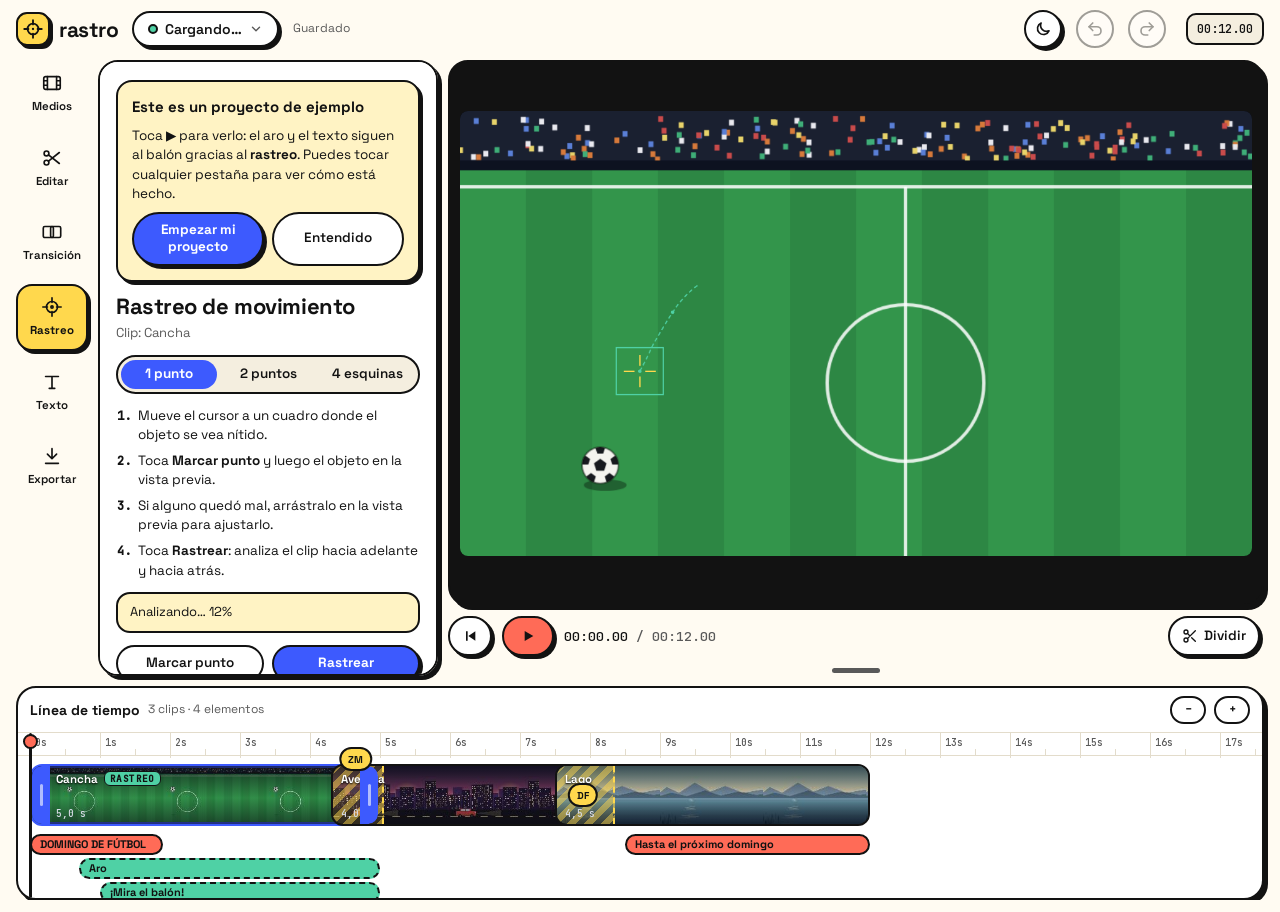
<file: index.html>
<!doctype html>
<html lang="es">
<head>
<meta charset="utf-8">
<meta name="viewport" content="width=device-width,initial-scale=1,viewport-fit=cover,interactive-widget=resizes-content">
<meta name="theme-color" content="#fffbf2">
<script>
  // Apariencia guardada (js/theme.js), aplicada antes de pintar para que no parpadee
  try {
    var t = localStorage.getItem('rastro.theme');
    if (t === 'light' || t === 'dark') document.documentElement.dataset.theme = t;
  } catch (e) {}
</script>
<link rel="manifest" href="manifest.webmanifest">
<link rel="icon" href="icons/icon-192.png" type="image/png">
<link rel="apple-touch-icon" href="icons/apple-touch-icon.png">
<title>Rastro Editor</title>
<meta name="description" content="Editor de video web con línea de tiempo, transiciones y rastreo de movimiento.">
<link rel="stylesheet" href="css/fonts.css">
<link rel="stylesheet" href="css/styles.css">
</head>
<body>
<div class="app">
  <h1 class="sr-only">Rastro Editor: editor de video con rastreo de movimiento</h1>
  <header class="head">
    <div class="logo"><span class="mark"><svg width="20" height="20" viewBox="0 0 24 24" fill="none" stroke="currentColor" stroke-width="2.2" stroke-linecap="round"><circle cx="12" cy="12" r="6.5"/><path d="M12 1.5v5M12 17.5v5M1.5 12h5M17.5 12h5"/><circle cx="12" cy="12" r="1.4" fill="currentColor" stroke="none"/></svg></span><span class="word">Rastro</span></div>
    <button class="proj" id="projBtn" data-tab="projects" aria-label="Proyectos">
      <span class="save" id="saveState" data-s="saved" title="Guardado" aria-hidden="true"></span>
      <span class="pname" id="projName">Cargando…</span>
      <svg width="14" height="14" viewBox="0 0 24 24" fill="none" stroke="currentColor" stroke-width="2.4" stroke-linecap="round" stroke-linejoin="round" aria-hidden="true"><path d="m6 9 6 6 6-6"/></svg>
    </button>
    <span class="savetext" id="saveText" aria-live="polite">Guardado</span>
    <div class="sp"></div>
    <button class="hbtn" id="bTheme" data-act="theme" aria-label="Modo oscuro" aria-pressed="false" title="Pasar a modo oscuro"><svg width="18" height="18" viewBox="0 0 24 24" fill="none" stroke="currentColor" stroke-width="2.2" stroke-linecap="round" stroke-linejoin="round" aria-hidden="true"><path d="M20 14.5A8 8 0 0 1 9.5 4a8 8 0 1 0 10.5 10.5z"/></svg></button>
    <button class="hbtn" id="bUndo" data-act="undo" title="Deshacer (Ctrl+Z)" aria-label="Deshacer" disabled><svg width="18" height="18" viewBox="0 0 24 24" fill="none" stroke="currentColor" stroke-width="2.2" stroke-linecap="round" stroke-linejoin="round"><path d="M9 14 4 9l5-5"/><path d="M4 9h10.5a5.5 5.5 0 0 1 0 11H11"/></svg></button>
    <button class="hbtn" id="bRedo" data-act="redo" title="Rehacer (Ctrl+Shift+Z)" aria-label="Rehacer" disabled><svg width="18" height="18" viewBox="0 0 24 24" fill="none" stroke="currentColor" stroke-width="2.2" stroke-linecap="round" stroke-linejoin="round"><path d="m15 14 5-5-5-5"/><path d="M20 9H9.5a5.5 5.5 0 0 0 0 11H13"/></svg></button>
    <div class="chip-time" id="hdrDur">00:00.00</div>
  </header>

  <nav class="tabs" role="tablist" id="tabs"></nav>
  <section class="panel" id="panel" aria-label="Herramientas"></section>

  <section class="stage">
    <div class="viewer" id="viewer">
      <canvas id="stage" width="1280" height="720" aria-label="Vista previa del proyecto"></canvas>
      <div class="pickhint" id="pickHint" hidden>Toca el objeto que quieres rastrear</div>
    </div>
    <div class="transport">
      <button id="bStart" title="Ir al inicio" aria-label="Ir al inicio"><svg width="16" height="16" viewBox="0 0 24 24" fill="currentColor"><path d="M6 5h2.5v14H6zM20 5v14L9.5 12z"/></svg></button>
      <button id="bPlay" class="play" title="Reproducir (espacio)" aria-label="Reproducir"></button>
      <div class="tc"><b id="tcNow">00:00.00</b> / <span id="tcTot">00:00.00</span></div>
      <div class="sp"></div>
      <button id="bSplit" title="Dividir el clip seleccionado en el cursor (S)" aria-label="Dividir"><svg width="16" height="16" viewBox="0 0 24 24" fill="none" stroke="currentColor" stroke-width="2" stroke-linecap="round" stroke-linejoin="round" aria-hidden="true"><circle cx="6" cy="6" r="3"/><circle cx="6" cy="18" r="3"/><path d="M20 4 8.1 15.9M14.5 14.5 20 20M8.1 8.1 12 12"/></svg><span class="btxt">Dividir</span></button>
    </div>
    <div class="pv-grip" id="pvGrip" role="separator" aria-orientation="horizontal" tabindex="0" aria-valuemin="0" aria-valuemax="100" aria-label="Tamaño de la vista previa" title="Arrastra para cambiar el tamaño de la vista previa (doble toque: tamaño normal)"><span></span></div>
  </section>

  <section class="tl">
    <div class="tl-head"><b>Línea de tiempo</b><span id="tlInfo"></span><div class="sp"></div><button id="zOut" aria-label="Alejar">−</button><button id="zIn" aria-label="Acercar">+</button></div>
    <div class="tl-scroll" id="tlScroll">
      <div class="tl-inner" id="tlInner">
        <div class="ruler" id="ruler"></div>
        <div class="row clips" id="rowClips"></div>
        <div class="row mus" id="rowMus"></div>
        <div class="row ovs" id="rowOvs"></div>
        <div class="playhead" id="ph"></div>
      </div>
    </div>
  </section>
</div>
<!-- Selectores de archivo fijos: el panel se redibuja y no debe perder el archivo elegido mientras el diálogo está abierto -->
<div id="pickers" hidden>
  <input type="file" id="fileIn" accept="video/*" multiple>
  <input type="file" id="relinkIn" accept="video/*">
  <input type="file" id="rastroIn" accept=".rastro,application/zip">
  <input type="file" id="musicIn">
</div>
<div id="vids"></div>
<div class="toast" id="toast" hidden></div>
<div class="sr-only" id="srLive" role="status" aria-live="polite"></div>
<script type="module" src="js/main.js"></script>
</body>
</html>
</file>
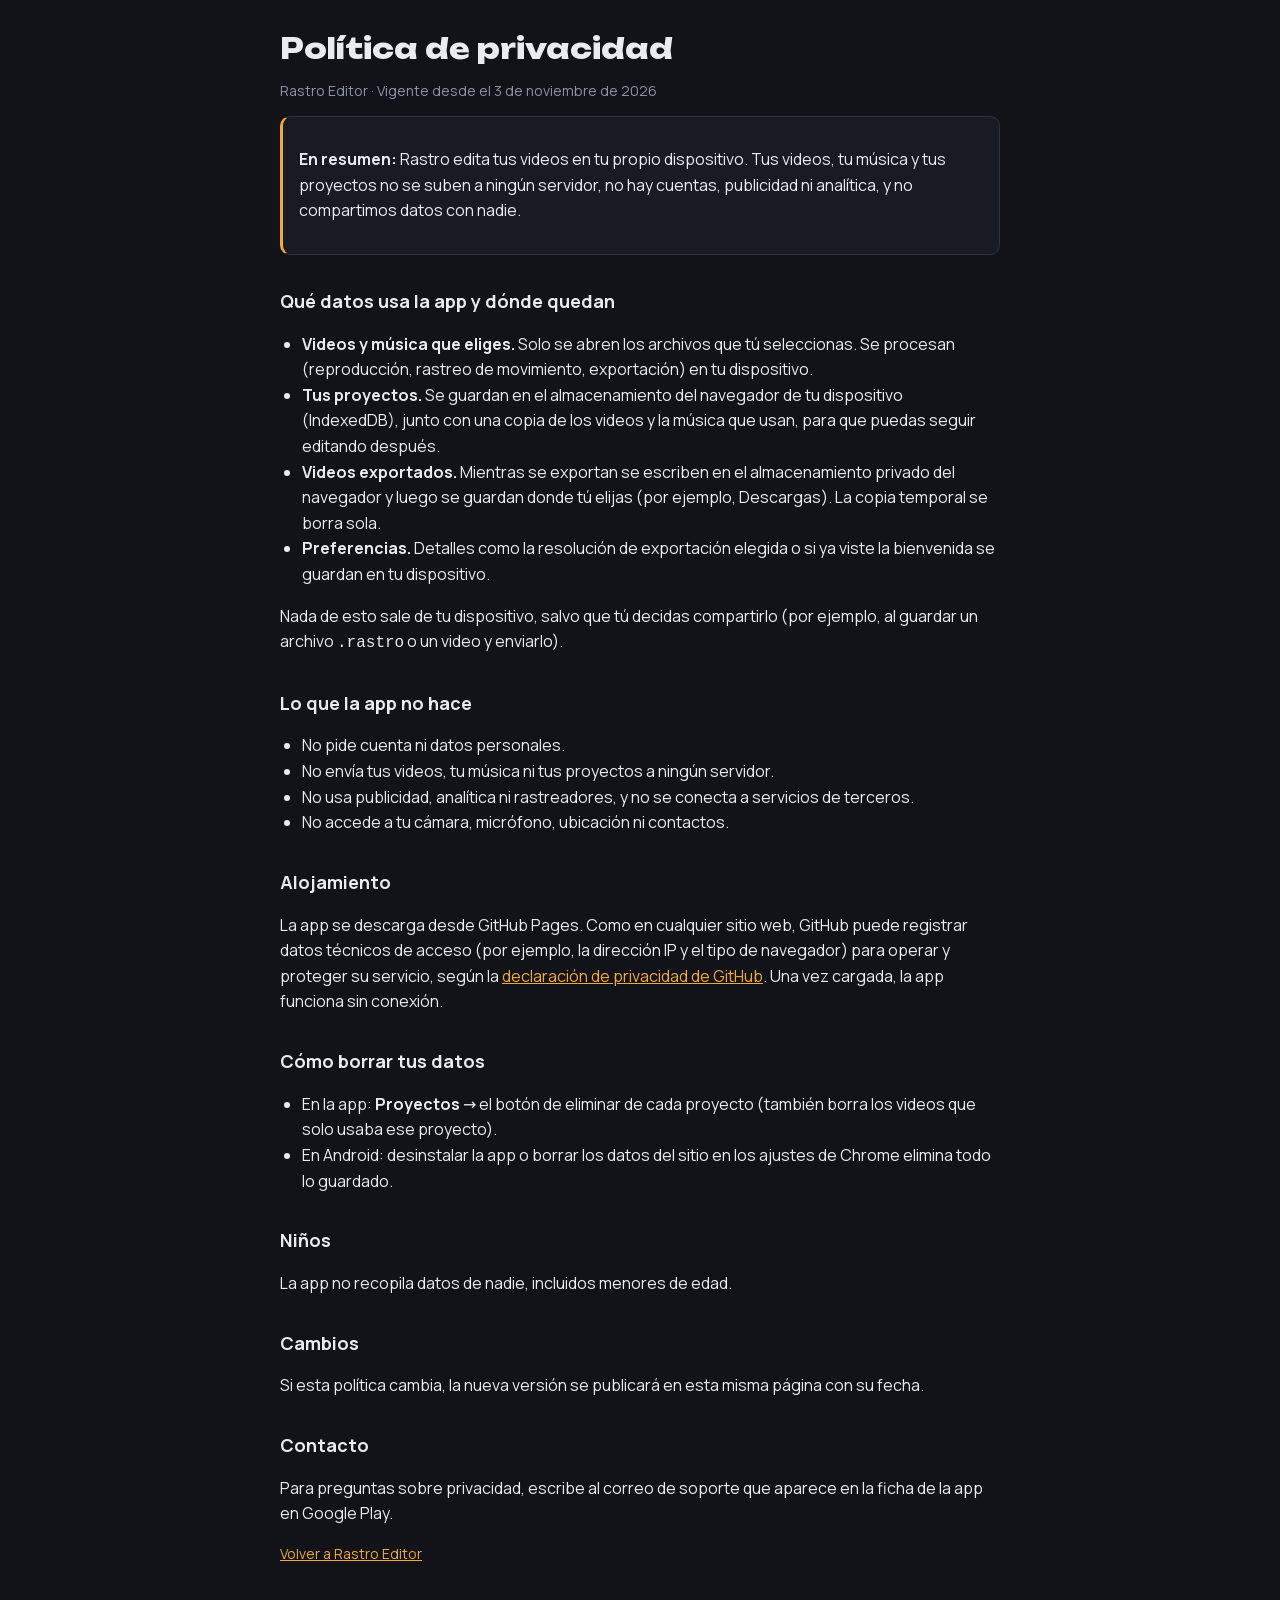
<file: privacy.html>
<!doctype html>
<html lang="es">
<head>
<meta charset="utf-8">
<meta name="viewport" content="width=device-width,initial-scale=1">
<meta name="theme-color" content="#111318">
<title>Privacidad · Rastro Editor</title>
<meta name="description" content="Política de privacidad de Rastro Editor: tus videos se procesan en tu dispositivo y no se envían a ningún servidor.">
<link rel="icon" href="icons/icon-192.png" type="image/png">
<link rel="stylesheet" href="css/fonts.css">
<style>
  :root {
    --bg: #111318;
    --panel: #181b22;
    --line: #2c313d;
    --fg: #e9ebf1;
    --muted: #8c93a3;
    --accent: #f1a93b;
  }
  html { background: var(--bg); }
  body {
    margin: 0 auto;
    max-width: 720px;
    padding: 32px 16px 64px;
    background: var(--bg);
    color: var(--fg);
    font: 16px/1.6 Manrope, system-ui, -apple-system, 'Segoe UI', sans-serif;
  }
  h1 { font: 800 28px/1.2 Unbounded, Manrope, system-ui, sans-serif; margin: 0 0 6px; }
  h2 { font-size: 18px; margin: 32px 0 8px; }
  p, li { color: var(--fg); }
  .muted { color: var(--muted); font-size: 14px; }
  .box { background: var(--panel); border: 1px solid var(--line); border-left: 3px solid var(--accent); border-radius: 10px; padding: 14px 16px; }
  a { color: var(--accent); }
  ul { padding-left: 22px; }
</style>
</head>
<body>
<main>
  <h1>Política de privacidad</h1>
  <p class="muted">Rastro Editor · Vigente desde el 3 de noviembre de 2026</p>

  <div class="box">
    <p><b>En resumen:</b> Rastro edita tus videos en tu propio dispositivo. Tus videos, tu música y tus proyectos
    no se suben a ningún servidor, no hay cuentas, publicidad ni analítica, y no compartimos datos con nadie.</p>
  </div>

  <h2>Qué datos usa la app y dónde quedan</h2>
  <ul>
    <li><b>Videos y música que eliges.</b> Solo se abren los archivos que tú seleccionas. Se procesan (reproducción,
      rastreo de movimiento, exportación) en tu dispositivo.</li>
    <li><b>Tus proyectos.</b> Se guardan en el almacenamiento del navegador de tu dispositivo (IndexedDB), junto con
      una copia de los videos y la música que usan, para que puedas seguir editando después.</li>
    <li><b>Videos exportados.</b> Mientras se exportan se escriben en el almacenamiento privado del navegador y luego
      se guardan donde tú elijas (por ejemplo, Descargas). La copia temporal se borra sola.</li>
    <li><b>Preferencias.</b> Detalles como la resolución de exportación elegida o si ya viste la bienvenida se guardan
      en tu dispositivo.</li>
  </ul>
  <p>Nada de esto sale de tu dispositivo, salvo que tú decidas compartirlo (por ejemplo, al guardar un archivo
  <code>.rastro</code> o un video y enviarlo).</p>

  <h2>Lo que la app no hace</h2>
  <ul>
    <li>No pide cuenta ni datos personales.</li>
    <li>No envía tus videos, tu música ni tus proyectos a ningún servidor.</li>
    <li>No usa publicidad, analítica ni rastreadores, y no se conecta a servicios de terceros.</li>
    <li>No accede a tu cámara, micrófono, ubicación ni contactos.</li>
  </ul>

  <h2>Alojamiento</h2>
  <p>La app se descarga desde GitHub Pages. Como en cualquier sitio web, GitHub puede registrar datos técnicos de
  acceso (por ejemplo, la dirección IP y el tipo de navegador) para operar y proteger su servicio, según la
  <a href="https://docs.github.com/es/site-policy/privacy-policies/github-general-privacy-statement">declaración de privacidad de GitHub</a>.
  Una vez cargada, la app funciona sin conexión.</p>

  <h2>Cómo borrar tus datos</h2>
  <ul>
    <li>En la app: <b>Proyectos</b> → el botón de eliminar de cada proyecto (también borra los videos que solo usaba ese proyecto).</li>
    <li>En Android: desinstalar la app o borrar los datos del sitio en los ajustes de Chrome elimina todo lo guardado.</li>
  </ul>

  <h2>Niños</h2>
  <p>La app no recopila datos de nadie, incluidos menores de edad.</p>

  <h2>Cambios</h2>
  <p>Si esta política cambia, la nueva versión se publicará en esta misma página con su fecha.</p>

  <h2>Contacto</h2>
  <p>Para preguntas sobre privacidad, escribe al correo de soporte que aparece en la ficha de la app en Google Play.</p>

  <p class="muted"><a href="./">Volver a Rastro Editor</a></p>
</main>
</body>
</html>
</file>
<file: css/fonts.css>
/* Fuentes de la app, incluidas en el proyecto (licencia SIL Open Font License).
   Antes se cargaban de Google Fonts: así la app no conecta con ningún servicio externo y funciona sin conexión.
   Solo alfabetos latino y latino extendido (español, portugués, etc.).
   Space Grotesk es la de la interfaz; Manrope, Unbounded y Caveat son los estilos de los textos del video. */
@font-face {
  font-family: 'Caveat';
  font-style: normal;
  font-weight: 700;
  font-display: swap;
  src: url(../fonts/Caveat-latin-ext-bc84ef.woff2) format('woff2');
  unicode-range:
    U+0100-02BA, U+02BD-02C5, U+02C7-02CC, U+02CE-02D7, U+02DD-02FF, U+0304, U+0308, U+0329, U+1D00-1DBF, U+1E00-1E9F,
    U+1EF2-1EFF, U+2020, U+20A0-20AB, U+20AD-20C4, U+2113, U+2C60-2C7F, U+A720-A7FF;
}
@font-face {
  font-family: 'Caveat';
  font-style: normal;
  font-weight: 700;
  font-display: swap;
  src: url(../fonts/Caveat-latin-a57fce.woff2) format('woff2');
  unicode-range:
    U+0000-00FF, U+0131, U+0152-0153, U+02BB-02BC, U+02C6, U+02DA, U+02DC, U+0304, U+0308, U+0329, U+2000-206F, U+20AC,
    U+2122, U+2191, U+2193, U+2212, U+2215, U+FEFF, U+FFFD;
}
@font-face {
  font-family: 'JetBrains Mono';
  font-style: normal;
  font-weight: 500;
  font-display: swap;
  src: url(../fonts/JetBrainsMono-latin-ext-3b700b.woff2) format('woff2');
  unicode-range:
    U+0100-02BA, U+02BD-02C5, U+02C7-02CC, U+02CE-02D7, U+02DD-02FF, U+0304, U+0308, U+0329, U+1D00-1DBF, U+1E00-1E9F,
    U+1EF2-1EFF, U+2020, U+20A0-20AB, U+20AD-20C4, U+2113, U+2C60-2C7F, U+A720-A7FF;
}
@font-face {
  font-family: 'JetBrains Mono';
  font-style: normal;
  font-weight: 500;
  font-display: swap;
  src: url(../fonts/JetBrainsMono-latin-37e607.woff2) format('woff2');
  unicode-range:
    U+0000-00FF, U+0131, U+0152-0153, U+02BB-02BC, U+02C6, U+02DA, U+02DC, U+0304, U+0308, U+0329, U+2000-206F, U+20AC,
    U+2122, U+2191, U+2193, U+2212, U+2215, U+FEFF, U+FFFD;
}
@font-face {
  font-family: 'Manrope';
  font-style: normal;
  font-weight: 400;
  font-display: swap;
  src: url(../fonts/Manrope-latin-ext-686e70.woff2) format('woff2');
  unicode-range:
    U+0100-02BA, U+02BD-02C5, U+02C7-02CC, U+02CE-02D7, U+02DD-02FF, U+0304, U+0308, U+0329, U+1D00-1DBF, U+1E00-1E9F,
    U+1EF2-1EFF, U+2020, U+20A0-20AB, U+20AD-20C4, U+2113, U+2C60-2C7F, U+A720-A7FF;
}
@font-face {
  font-family: 'Manrope';
  font-style: normal;
  font-weight: 400;
  font-display: swap;
  src: url(../fonts/Manrope-latin-f6cd5e.woff2) format('woff2');
  unicode-range:
    U+0000-00FF, U+0131, U+0152-0153, U+02BB-02BC, U+02C6, U+02DA, U+02DC, U+0304, U+0308, U+0329, U+2000-206F, U+20AC,
    U+2122, U+2191, U+2193, U+2212, U+2215, U+FEFF, U+FFFD;
}
@font-face {
  font-family: 'Manrope';
  font-style: normal;
  font-weight: 600;
  font-display: swap;
  src: url(../fonts/Manrope-latin-ext-686e70.woff2) format('woff2');
  unicode-range:
    U+0100-02BA, U+02BD-02C5, U+02C7-02CC, U+02CE-02D7, U+02DD-02FF, U+0304, U+0308, U+0329, U+1D00-1DBF, U+1E00-1E9F,
    U+1EF2-1EFF, U+2020, U+20A0-20AB, U+20AD-20C4, U+2113, U+2C60-2C7F, U+A720-A7FF;
}
@font-face {
  font-family: 'Manrope';
  font-style: normal;
  font-weight: 600;
  font-display: swap;
  src: url(../fonts/Manrope-latin-f6cd5e.woff2) format('woff2');
  unicode-range:
    U+0000-00FF, U+0131, U+0152-0153, U+02BB-02BC, U+02C6, U+02DA, U+02DC, U+0304, U+0308, U+0329, U+2000-206F, U+20AC,
    U+2122, U+2191, U+2193, U+2212, U+2215, U+FEFF, U+FFFD;
}
@font-face {
  font-family: 'Manrope';
  font-style: normal;
  font-weight: 700;
  font-display: swap;
  src: url(../fonts/Manrope-latin-ext-686e70.woff2) format('woff2');
  unicode-range:
    U+0100-02BA, U+02BD-02C5, U+02C7-02CC, U+02CE-02D7, U+02DD-02FF, U+0304, U+0308, U+0329, U+1D00-1DBF, U+1E00-1E9F,
    U+1EF2-1EFF, U+2020, U+20A0-20AB, U+20AD-20C4, U+2113, U+2C60-2C7F, U+A720-A7FF;
}
@font-face {
  font-family: 'Manrope';
  font-style: normal;
  font-weight: 700;
  font-display: swap;
  src: url(../fonts/Manrope-latin-f6cd5e.woff2) format('woff2');
  unicode-range:
    U+0000-00FF, U+0131, U+0152-0153, U+02BB-02BC, U+02C6, U+02DA, U+02DC, U+0304, U+0308, U+0329, U+2000-206F, U+20AC,
    U+2122, U+2191, U+2193, U+2212, U+2215, U+FEFF, U+FFFD;
}
@font-face {
  font-family: 'Manrope';
  font-style: normal;
  font-weight: 800;
  font-display: swap;
  src: url(../fonts/Manrope-latin-ext-686e70.woff2) format('woff2');
  unicode-range:
    U+0100-02BA, U+02BD-02C5, U+02C7-02CC, U+02CE-02D7, U+02DD-02FF, U+0304, U+0308, U+0329, U+1D00-1DBF, U+1E00-1E9F,
    U+1EF2-1EFF, U+2020, U+20A0-20AB, U+20AD-20C4, U+2113, U+2C60-2C7F, U+A720-A7FF;
}
@font-face {
  font-family: 'Manrope';
  font-style: normal;
  font-weight: 800;
  font-display: swap;
  src: url(../fonts/Manrope-latin-f6cd5e.woff2) format('woff2');
  unicode-range:
    U+0000-00FF, U+0131, U+0152-0153, U+02BB-02BC, U+02C6, U+02DA, U+02DC, U+0304, U+0308, U+0329, U+2000-206F, U+20AC,
    U+2122, U+2191, U+2193, U+2212, U+2215, U+FEFF, U+FFFD;
}
@font-face {
  font-family: 'Unbounded';
  font-style: normal;
  font-weight: 600;
  font-display: swap;
  src: url(../fonts/Unbounded-latin-ext-135400.woff2) format('woff2');
  unicode-range:
    U+0100-02BA, U+02BD-02C5, U+02C7-02CC, U+02CE-02D7, U+02DD-02FF, U+0304, U+0308, U+0329, U+1D00-1DBF, U+1E00-1E9F,
    U+1EF2-1EFF, U+2020, U+20A0-20AB, U+20AD-20C4, U+2113, U+2C60-2C7F, U+A720-A7FF;
}
@font-face {
  font-family: 'Unbounded';
  font-style: normal;
  font-weight: 600;
  font-display: swap;
  src: url(../fonts/Unbounded-latin-15f1af.woff2) format('woff2');
  unicode-range:
    U+0000-00FF, U+0131, U+0152-0153, U+02BB-02BC, U+02C6, U+02DA, U+02DC, U+0304, U+0308, U+0329, U+2000-206F, U+20AC,
    U+2122, U+2191, U+2193, U+2212, U+2215, U+FEFF, U+FFFD;
}
@font-face {
  font-family: 'Unbounded';
  font-style: normal;
  font-weight: 800;
  font-display: swap;
  src: url(../fonts/Unbounded-latin-ext-135400.woff2) format('woff2');
  unicode-range:
    U+0100-02BA, U+02BD-02C5, U+02C7-02CC, U+02CE-02D7, U+02DD-02FF, U+0304, U+0308, U+0329, U+1D00-1DBF, U+1E00-1E9F,
    U+1EF2-1EFF, U+2020, U+20A0-20AB, U+20AD-20C4, U+2113, U+2C60-2C7F, U+A720-A7FF;
}
@font-face {
  font-family: 'Unbounded';
  font-style: normal;
  font-weight: 800;
  font-display: swap;
  src: url(../fonts/Unbounded-latin-15f1af.woff2) format('woff2');
  unicode-range:
    U+0000-00FF, U+0131, U+0152-0153, U+02BB-02BC, U+02C6, U+02DA, U+02DC, U+0304, U+0308, U+0329, U+2000-206F, U+20AC,
    U+2122, U+2191, U+2193, U+2212, U+2215, U+FEFF, U+FFFD;
}
/* Space Grotesk: fuente de la interfaz (variable, pesos 400 a 700) */
@font-face {
  font-family: 'Space Grotesk';
  font-style: normal;
  font-weight: 400 700;
  font-display: swap;
  src: url(../fonts/SpaceGrotesk-latin-ext.woff2) format('woff2');
  unicode-range:
    U+0100-02BA, U+02BD-02C5, U+02C7-02CC, U+02CE-02D7, U+02DD-02FF, U+0304, U+0308, U+0329, U+1D00-1DBF, U+1E00-1E9F,
    U+1EF2-1EFF, U+2020, U+20A0-20AB, U+20AD-20C4, U+2113, U+2C60-2C7F, U+A720-A7FF;
}
@font-face {
  font-family: 'Space Grotesk';
  font-style: normal;
  font-weight: 400 700;
  font-display: swap;
  src: url(../fonts/SpaceGrotesk-latin.woff2) format('woff2');
  unicode-range:
    U+0000-00FF, U+0131, U+0152-0153, U+02BB-02BC, U+02C6, U+02DA, U+02DC, U+0304, U+0308, U+0329, U+2000-206F, U+20AC,
    U+2122, U+2191, U+2193, U+2212, U+2215, U+FEFF, U+FFFD;
}
</file>
<file: css/styles.css>
/* Reset base */
:root {
  padding-top: env(safe-area-inset-top, 0px);
  padding-bottom: env(safe-area-inset-bottom, 0px);
}
body {
  margin: 0;
}
img {
  max-width: 100%;
}
[hidden] {
  display: none !important;
}

/* Layout: editor de una pantalla estilo Rush — vista previa dominante, herramientas a la izquierda, línea de tiempo abajo; en móvil se apila. */
/* Estilo: bordes gruesos, sombras planas desplazadas y colores vivos. Tema claro por defecto; el oscuro
   se aplica con el sistema (Automática) o con data-theme="dark" en <html> (js/theme.js). */
:root {
  --bg: #fffbf2; /* fondo de la página */
  --panel: #ffffff; /* tarjetas: panel, línea de tiempo */
  --raise: #ffffff; /* botones */
  --sunk: #f4eedf; /* campos, rieles, zonas hundidas */
  --line: #e3dccb; /* separadores suaves */
  --edge: #121212; /* bordes fuertes */
  --shadow: #121212; /* sombra plana */
  --fg: #121212;
  --muted: #595959;
  --accent: #3d5afe; /* acción principal, selección */
  --accent-ink: #ffffff;
  --hi: #ffd84d; /* limón: pestaña activa, música, transiciones */
  --hi-ink: #121212;
  --trk: #4fd1a5; /* menta: rastreo */
  --trk-fg: #0b7351; /* menta como texto sobre el fondo */
  --ov: #ff6b57; /* coral: textos y stickers, reproducir */
  --ink: #121212; /* texto sobre limón, menta o coral (en ambos temas) */
  --danger: #c93520;
  --ok-bg: #e2f7ee;
  --run-bg: #fff3c4;
  --warn-bg: #ffe2dc;
  --clip: #c9d3ff;
  --stage: #121212;
  --sh: 3px 3px 0 var(--shadow);
  --sh-lg: 4px 4px 0 var(--shadow);
  --f-ui: 'Space Grotesk', system-ui, -apple-system, 'Segoe UI', sans-serif;
  --f-mono: 'JetBrains Mono', ui-monospace, Menlo, Consolas, monospace;
  --f-disp: 'Space Grotesk', system-ui, sans-serif;
  color-scheme: light;
}
@media (prefers-color-scheme: dark) {
  :root:not([data-theme='light']) {
    --bg: #141416;
    --panel: #1e1e22;
    --raise: #27272d;
    --sunk: #0f0f11;
    --line: #34343b;
    --edge: #d8d1c1;
    --shadow: #000000;
    --fg: #f5f1e8;
    --muted: #aba597;
    --accent: #8c9bff;
    --accent-ink: #121212;
    --trk-fg: #4fd1a5;
    --ov: #ff7a66;
    --danger: #ff8270;
    --ok-bg: #16322a;
    --run-bg: #372f12;
    --warn-bg: #3d201b;
    --clip: #2e3a66;
    --stage: #0a0a0b;
    color-scheme: dark;
  }
}
:root[data-theme='dark'] {
  --bg: #141416;
  --panel: #1e1e22;
  --raise: #27272d;
  --sunk: #0f0f11;
  --line: #34343b;
  --edge: #d8d1c1;
  --shadow: #000000;
  --fg: #f5f1e8;
  --muted: #aba597;
  --accent: #8c9bff;
  --accent-ink: #121212;
  --trk-fg: #4fd1a5;
  --ov: #ff7a66;
  --danger: #ff8270;
  --ok-bg: #16322a;
  --run-bg: #372f12;
  --warn-bg: #3d201b;
  --clip: #2e3a66;
  --stage: #0a0a0b;
  color-scheme: dark;
}
html,
body {
  height: 100%;
}
body {
  background: var(--bg);
  color: var(--fg);
  font: 14px/1.45 var(--f-ui);
  -webkit-tap-highlight-color: transparent;
}
body::before {
  content: '';
  position: fixed;
  inset: 0 0 auto;
  height: env(safe-area-inset-top, 0px);
  z-index: 10;
  background: var(--bg);
}
button,
input,
textarea,
select {
  font: inherit;
  color: inherit;
}
button {
  cursor: pointer;
}
button:focus-visible,
input:focus-visible,
textarea:focus-visible,
label:focus-within {
  outline: 3px solid var(--accent);
  outline-offset: 2px;
}
/* Al presionar, el botón "se hunde" sobre su sombra */
.btn,
.panel button,
.transport button,
.hbtn,
.proj,
.tl-head button {
  transition:
    transform 0.08s,
    box-shadow 0.08s;
}
.btn:active,
.panel button:active:not(:disabled),
.transport button:active,
.hbtn:active:not(:disabled),
.proj:active,
.tl-head button:active {
  transform: translate(2px, 2px);
  box-shadow: none;
}

.app {
  min-height: 100%;
  display: grid;
  gap: 10px;
  grid-template-columns: minmax(0, 1fr);
  grid-template-areas: 'head' 'stage' 'tl' 'tabs' 'panel';
  padding-left: max(16px, env(safe-area-inset-left, 0px));
  padding-right: max(16px, env(safe-area-inset-right, 0px));
  padding-block: 0 18px;
}
@media (min-width: 900px) {
  html,
  body {
    overflow: hidden;
  }
  .app {
    height: 100%;
    grid-template-columns: 72px 340px minmax(0, 1fr);
    grid-template-rows: auto minmax(0, 1fr) var(--tl-h, 214px); /* --tl-h: la barra de la vista previa (viewer.js) */
    grid-template-areas: 'head head head' 'tabs panel stage' 'tl tl tl';
    padding-block: 0 12px;
  }
}

/* Header */
.head {
  grid-area: head;
  display: flex;
  align-items: center;
  gap: 14px;
  padding-block: 10px 2px;
  min-width: 0;
}
.logo {
  display: flex;
  align-items: center;
  gap: 9px;
  font: 700 21px/1 var(--f-disp);
  letter-spacing: -0.02em;
}
.logo .word {
  text-transform: lowercase;
}
.logo .mark {
  flex: none;
  display: grid;
  place-items: center;
  width: 34px;
  height: 34px;
  box-sizing: border-box;
  background: var(--hi);
  color: var(--ink);
  border: 2px solid var(--edge);
  border-radius: 11px;
  box-shadow: var(--sh);
}
.proj {
  display: flex;
  align-items: center;
  gap: 7px;
  min-width: 0;
  max-width: 340px;
  background: var(--raise);
  border: 2px solid var(--edge);
  border-radius: 999px;
  box-shadow: var(--sh);
  padding: 6px 14px;
  font-size: 14px;
  font-weight: 600;
  color: var(--fg);
}
.proj svg {
  flex: none;
  color: var(--muted);
}
.pname {
  white-space: nowrap;
  overflow: hidden;
  text-overflow: ellipsis;
  min-width: 0;
}
.save {
  flex: none;
  width: 10px;
  height: 10px;
  box-sizing: border-box;
  border-radius: 50%;
  border: 2px solid var(--edge);
  background: var(--trk);
}
.save[data-s='saving'],
.save[data-s='dirty'] {
  background: var(--hi);
}
.save[data-s='error'] {
  background: var(--danger);
}
.save[data-s='off'] {
  background: var(--muted);
}
.savetext {
  font-size: 12px;
  color: var(--muted);
  white-space: nowrap;
}
.hbtn {
  flex: none;
  display: grid;
  place-items: center;
  width: 38px;
  height: 38px;
  padding: 0;
  background: var(--raise);
  border: 2px solid var(--edge);
  border-radius: 50%;
  box-shadow: var(--sh);
}
.hbtn:disabled {
  opacity: 0.4;
  box-shadow: none;
  cursor: not-allowed;
}
@media (max-width: 699px) {
  .savetext {
    display: none;
  }
  .chip-time {
    display: none;
  }
  .head {
    gap: 8px;
  }
  .logo span.word {
    display: none;
  }
  .hbtn {
    box-shadow: none; /* sin sombra en pantallas angostas: los botones quedan más juntos */
  }
}
.head .sp {
  flex: 1;
}
.head .hbtn + .chip-time {
  margin-left: 6px;
}
.chip-time {
  font: 500 12px var(--f-mono);
  color: var(--fg);
  background: var(--sunk);
  border: 2px solid var(--edge);
  border-radius: 10px;
  padding: 6px 9px;
  font-variant-numeric: tabular-nums;
}

/* Tabs */
.tabs {
  grid-area: tabs;
  display: flex;
  gap: 4px;
  overflow-x: auto;
  scrollbar-width: none;
}
.tabs::-webkit-scrollbar {
  display: none;
}
.tab {
  flex: 1 1 0;
  min-width: 0;
  display: flex;
  flex-direction: column;
  align-items: center;
  gap: 4px;
  background: none;
  border: 2px solid transparent;
  border-radius: 16px;
  padding: 7px 0;
  color: var(--fg);
  font-size: 11.5px;
  font-weight: 600;
}
.tab svg {
  width: 22px;
  height: 22px;
}
.tab:hover {
  background: var(--sunk);
}
.tab[aria-selected='true'] {
  background: var(--hi);
  color: var(--ink);
  border-color: var(--edge);
  box-shadow: var(--sh);
  font-weight: 700;
}
@media (min-width: 900px) {
  .tabs {
    flex-direction: column;
    overflow: visible;
    gap: 8px;
  }
  .tab {
    flex: 0 0 auto;
    padding: 10px 4px;
  }
}
@media (max-width: 899px) {
  .tabs {
    padding: 2px 4px 5px 0; /* sitio para la sombra de la pestaña activa */
    gap: 2px;
  }
}
@media (max-width: 440px) {
  .tab {
    font-size: 10.5px;
    letter-spacing: -0.01em;
  }
}
@media (max-width: 360px) {
  .tab {
    font-size: 10px;
  }
  .tab svg {
    width: 20px;
    height: 20px;
  }
}

/* Panel */
.panel {
  grid-area: panel;
  background: var(--panel);
  border: 2px solid var(--edge);
  border-radius: 20px;
  box-shadow: var(--sh-lg);
  padding: 18px 16px;
  display: flex;
  flex-direction: column;
  gap: 12px;
  min-width: 0;
}
@media (min-width: 900px) {
  .panel {
    overflow-y: auto;
  }
}
.panel h2 {
  margin: 0;
  font: 700 22px/1.1 var(--f-disp);
  letter-spacing: -0.02em;
}
.sub {
  margin: -6px 0 0;
  color: var(--muted);
  font-size: 13px;
}
.lbl {
  font: 700 11px var(--f-mono);
  letter-spacing: 0.06em;
  text-transform: uppercase;
  color: var(--muted);
  margin-top: 6px;
}
.note {
  margin: 0;
  color: var(--muted);
  font-size: 12.5px;
}
.note a {
  color: var(--fg);
  font-weight: 600;
  text-decoration-color: var(--accent);
  text-decoration-thickness: 2px;
  text-underline-offset: 3px;
}
@media (pointer: coarse) {
  .note a {
    display: inline-block;
    min-height: 44px;
    line-height: 44px;
  }
}
.btn,
.panel button {
  background: var(--raise);
  border: 2px solid var(--edge);
  border-radius: 999px;
  padding: 8px 14px;
  font-weight: 600;
  font-size: 13.5px;
  line-height: 1.25;
  text-align: center;
}
.panel button:hover:not(:disabled),
.btn:hover {
  background: var(--sunk);
}
.panel button:disabled {
  opacity: 0.45;
  cursor: not-allowed;
}
.primary,
.panel button.primary {
  background: var(--accent);
  color: var(--accent-ink);
  font-weight: 700;
  box-shadow: var(--sh);
}
.btn.primary:hover,
.panel button.primary:hover:not(:disabled) {
  background: var(--accent);
}
.panel button.primary:disabled {
  box-shadow: none;
}
.panel button.danger {
  color: var(--danger);
}
.panel button.on,
.panel button.on:hover:not(:disabled) {
  background: var(--trk);
  color: var(--ink);
}
.file {
  display: flex;
  justify-content: center;
  align-items: center;
  gap: 8px;
  cursor: pointer;
}
.grid2 {
  display: grid;
  grid-template-columns: 1fr 1fr;
  gap: 8px;
}
.grid3 {
  display: grid;
  grid-template-columns: repeat(3, 1fr);
  gap: 8px;
}
.seg {
  display: flex;
  background: var(--sunk);
  border: 2px solid var(--edge);
  border-radius: 999px;
  padding: 3px;
  gap: 3px;
}
.panel .seg button {
  flex: 1;
  min-width: 0;
  border: 0;
  background: none;
  padding: 6px 8px;
  border-radius: 999px;
  color: var(--fg);
}
.panel .seg button:hover:not(:disabled) {
  background: var(--raise);
}
.panel .seg button[aria-pressed='true'] {
  background: var(--accent);
  color: var(--accent-ink);
  font-weight: 700;
}
.panel .seg button:active:not(:disabled) {
  transform: none;
}
.chips {
  display: flex;
  flex-wrap: wrap;
  gap: 6px;
}
.panel .chips button {
  padding: 6px 11px;
  border-radius: 999px;
  font-size: 12.5px;
}
.panel .chips button[aria-pressed='true'] {
  background: var(--accent);
  color: var(--accent-ink);
  font-weight: 700;
}
.field {
  display: grid;
  grid-template-columns: 62px minmax(0, 1fr) 54px;
  align-items: center;
  gap: 10px;
  font-size: 13px;
}
.field output {
  font: 500 12px var(--f-mono);
  color: var(--muted);
  text-align: right;
  font-variant-numeric: tabular-nums;
}
input[type='range'] {
  width: 100%;
  accent-color: var(--accent);
}
.chk {
  display: flex;
  align-items: center;
  gap: 8px;
  font-size: 13px;
}
.chk input {
  accent-color: var(--accent);
  width: 16px;
  height: 16px;
}
textarea {
  width: 100%;
  box-sizing: border-box;
  background: var(--sunk);
  border: 2px solid var(--edge);
  border-radius: 14px;
  padding: 9px 12px;
  resize: vertical;
}
.clist {
  list-style: none;
  margin: 0;
  padding: 0;
  display: flex;
  flex-direction: column;
  gap: 6px;
}
.clist li {
  display: grid;
  grid-template-columns: 72px minmax(0, 1fr) auto;
  gap: 10px;
  align-items: center;
  padding: 6px;
  border-radius: 14px;
  border: 2px solid transparent;
  cursor: pointer;
}
.clist li:hover {
  background: var(--sunk);
}
.clist li.sel {
  border-color: var(--edge);
  background: var(--sunk);
  box-shadow: var(--sh);
}
.clist img {
  width: 72px;
  height: 40px;
  object-fit: cover;
  border-radius: 8px;
  border: 2px solid var(--edge);
  box-sizing: border-box;
  background: #000;
}
.clist b {
  display: block;
  font-size: 13px;
  white-space: nowrap;
  overflow: hidden;
  text-overflow: ellipsis;
}
.clist span {
  font: 500 11px var(--f-mono);
  color: var(--muted);
}
.tag {
  font: 700 10px var(--f-mono) !important;
  letter-spacing: 0.04em;
  text-transform: uppercase;
  color: var(--ink) !important;
  background: var(--hi);
  border: 2px solid var(--edge);
  border-radius: 8px;
  padding: 2px 6px;
}
.tgrid {
  display: grid;
  grid-template-columns: repeat(auto-fill, minmax(92px, 1fr));
  gap: 8px;
}
.panel .tcard {
  padding: 6px;
  display: flex;
  flex-direction: column;
  gap: 5px;
  align-items: stretch;
  font-size: 12px;
  border-radius: 14px;
}
.tcard canvas {
  width: 100%;
  aspect-ratio: 16/9;
  max-width: 100%;
  border-radius: 8px;
  display: block;
  background: #000;
}
.panel .tcard[aria-pressed='true'],
.panel .tcard[aria-pressed='true']:hover {
  background: var(--hi);
  color: var(--ink);
  font-weight: 700;
  box-shadow: var(--sh);
}
.steps {
  margin: 0;
  padding-left: 22px;
  display: flex;
  flex-direction: column;
  gap: 6px;
  font-size: 13.5px;
  color: var(--fg);
}
.steps li::marker {
  font: 700 12px var(--f-mono);
}
.stat {
  margin: 0;
  font-size: 13px;
  padding: 9px 12px;
  border-radius: 14px;
  background: var(--sunk);
  border: 2px solid var(--edge);
}
.stat.ok {
  background: var(--ok-bg);
}
.stat.run {
  background: var(--run-bg);
}
.stat.warn {
  background: var(--warn-bg);
}
.prog {
  height: 12px;
  box-sizing: border-box;
  border-radius: 99px;
  background: var(--sunk);
  border: 2px solid var(--edge);
  overflow: hidden;
}
.prog i {
  display: block;
  height: 100%;
  width: 0;
  background: var(--accent);
  transition: width 0.15s;
}
.swatches {
  display: flex;
  gap: 8px;
  flex-wrap: wrap;
}
.panel .sw {
  width: 32px;
  height: 32px;
  padding: 0;
  border-radius: 50%;
  border: 2px solid var(--edge);
}
.panel .sw[aria-pressed='true'] {
  box-shadow:
    0 0 0 3px var(--panel),
    0 0 0 5px var(--accent);
}
.emojis {
  display: flex;
  gap: 6px;
  flex-wrap: wrap;
}
.panel .emojis button {
  font-size: 20px;
  padding: 4px 8px;
  line-height: 1.2;
}
.editor {
  display: flex;
  flex-direction: column;
  gap: 10px;
  border-top: 2px dashed var(--line);
  padding-top: 12px;
}
.specs {
  display: grid;
  grid-template-columns: auto 1fr;
  gap: 6px 14px;
  margin: 0;
  font-size: 13px;
}
.specs dt {
  color: var(--muted);
}
.specs dd {
  margin: 0;
  font-family: var(--f-mono);
  font-size: 12.5px;
}
.result {
  width: 100%;
  max-width: 100%;
  box-sizing: border-box;
  border-radius: 14px;
  border: 2px solid var(--edge);
  background: #000;
}
.empty {
  color: var(--muted);
  font-size: 13px;
  padding: 18px 4px;
  text-align: center;
}

/* Stage */
.stage {
  grid-area: stage;
  display: flex;
  flex-direction: column;
  gap: 8px;
  min-width: 0;
  min-height: 0;
}
.viewer {
  position: relative;
  flex: 1;
  min-height: 0;
  display: grid;
  place-items: center;
  background: var(--stage);
  border: 2px solid var(--edge);
  border-radius: 20px;
  box-shadow: var(--sh-lg);
  overflow: hidden;
  padding: 10px;
}
/* El tamaño del lienzo lo calcula viewer.js (fitStage) según el lugar y la proporción del proyecto */
#stage {
  display: block;
  max-width: 100%;
  width: auto;
  height: auto;
  touch-action: none;
  background: #000;
  border-radius: 8px;
}
.viewer.fill {
  contain: size; /* en PC/tablet horizontal llena su celda: el lienzo no la agranda */
}
/* Barra para cambiar el tamaño de la vista previa (arrastrar; doble toque o Enter: tamaño normal) */
.pv-grip {
  position: relative;
  flex: none;
  height: 12px;
  margin-top: -4px;
  display: grid;
  place-items: center;
  cursor: ns-resize;
  touch-action: none;
  border-radius: 6px;
}
.pv-grip span {
  width: 48px;
  height: 5px;
  border-radius: 3px;
  background: var(--muted);
}
.pv-grip:hover span,
.pv-grip.on span {
  background: var(--accent);
  width: 64px;
}
.pv-grip:focus-visible {
  outline: 3px solid var(--accent);
  outline-offset: 0;
}
@media (pointer: coarse) {
  /* se ve fina, pero se toca en 44 px de alto (sobre el espacio libre del centro) */
  .pv-grip::before {
    content: '';
    position: absolute;
    left: 38%;
    right: 25%;
    top: 50%;
    height: 44px;
    transform: translateY(-50%);
  }
}
.pickhint {
  position: absolute;
  left: 50%;
  top: 14px;
  transform: translateX(-50%);
  background: var(--trk);
  color: var(--ink);
  border: 2px solid var(--ink);
  font-weight: 700;
  font-size: 13px;
  padding: 6px 14px;
  border-radius: 99px;
  white-space: nowrap;
}
.transport {
  display: flex;
  align-items: center;
  gap: 10px;
  padding: 2px 4px 4px 0; /* sitio para las sombras */
}
.transport button {
  background: var(--raise);
  border: 2px solid var(--edge);
  border-radius: 999px;
  box-shadow: var(--sh);
  height: 40px;
  min-width: 40px;
  display: grid;
  place-items: center;
  padding: 0 12px;
  font-weight: 600;
  font-size: 13.5px;
}
.transport button {
  flex: none; /* no se encogen: el texto no debe salirse del botón */
}
#bSplit {
  display: flex;
  align-items: center;
  gap: 6px;
}
.tc {
  min-width: 0;
  overflow: hidden;
  text-overflow: ellipsis;
}
@media (max-width: 400px) {
  .transport .tc {
    font-size: 11.5px;
  }
  .transport .play {
    min-width: 56px;
  }
  .tl-head b {
    white-space: nowrap;
  }
  #bSplit .btxt {
    display: none; /* en pantallas angostas, solo la tijera (la etiqueta accesible sigue siendo «Dividir») */
  }
  .transport {
    gap: 8px;
  }
  .proj {
    padding-inline: 10px;
    gap: 6px;
  }
}
.transport .play {
  background: var(--ov);
  color: var(--ink);
  min-width: 52px;
}
.tc {
  font: 500 13px var(--f-mono);
  font-variant-numeric: tabular-nums;
  color: var(--muted);
  white-space: nowrap;
}
.tc b {
  color: var(--fg);
  font-weight: 500;
}
.transport .sp {
  flex: 1;
}

/* Timeline */
.tl {
  grid-area: tl;
  background: var(--panel);
  border: 2px solid var(--edge);
  border-radius: 20px;
  box-shadow: var(--sh-lg);
  display: flex;
  flex-direction: column;
  min-width: 0;
  min-height: 0;
  overflow: hidden;
}
.tl-head {
  display: flex;
  align-items: center;
  gap: 8px;
  padding: 8px 12px;
  border-bottom: 1px solid var(--line);
  font-size: 12px;
  color: var(--muted);
}
.tl-head b {
  color: var(--fg);
  font-weight: 700;
  font-size: 14px;
}
.tl-head .sp {
  flex: 1;
}
.tl-head button {
  flex: none;
}
#tlInfo {
  min-width: 0;
  overflow: hidden;
  text-overflow: ellipsis;
  white-space: nowrap;
}
.tl-head button {
  background: var(--raise);
  border: 2px solid var(--edge);
  border-radius: 999px;
  width: 36px;
  height: 28px;
  padding: 0;
  font-weight: 700;
  color: var(--fg);
}
.tl-head button:hover {
  background: var(--sunk);
}
.tl-scroll {
  flex: 1;
  overflow-x: auto;
  overflow-y: auto;
  position: relative;
  min-height: 150px;
}
.tl-inner {
  position: relative;
  min-height: 100%;
  user-select: none;
  -webkit-user-select: none;
  /* los gestos (desplazar, zoom, reordenar, recortar) los maneja timeline-touch.js */
  touch-action: none;
}
.ruler {
  position: relative;
  height: 22px;
  border-bottom: 1px solid var(--line);
  cursor: ew-resize;
}
.tick {
  position: absolute;
  top: 0;
  height: 22px;
  border-left: 1px solid var(--line);
  font: 500 10px var(--f-mono);
  color: var(--muted);
  padding: 3px 0 0 4px;
  white-space: nowrap;
}
.tick.m {
  height: 6px;
  top: 16px;
  padding: 0;
}
.row {
  position: relative;
  margin-top: 8px;
}
.row.clips {
  height: 62px;
}
.clip {
  position: absolute;
  top: 0;
  height: 62px;
  box-sizing: border-box;
  border-radius: 12px;
  background-color: var(--clip);
  background-size: auto 100%;
  background-repeat: repeat-x;
  border: 2px solid var(--edge);
  overflow: hidden;
  cursor: pointer;
  color: #ffffff; /* sobre la miniatura oscurecida, en ambos temas */
}
.clip::after {
  content: '';
  position: absolute;
  inset: 0;
  background: linear-gradient(180deg, rgba(10, 12, 18, 0.65), rgba(10, 12, 18, 0.05) 55%, rgba(10, 12, 18, 0.55));
}
.clip.sel {
  border-color: var(--accent);
  box-shadow: inset 0 0 0 2px var(--accent);
}
.clip b {
  position: absolute;
  left: 8px;
  top: 5px;
  z-index: 1;
  font-size: 11.5px;
  font-weight: 700;
  white-space: nowrap;
  text-shadow: 0 1px 2px #000;
}
.clip .dur {
  position: absolute;
  left: 8px;
  bottom: 4px;
  z-index: 1;
  font: 500 10px var(--f-mono);
  color: #d7dbe6;
}
.clip .tb {
  display: inline-block;
  margin-left: 6px;
  vertical-align: 1px;
  text-shadow: none;
  font-style: normal;
  font: 700 9.5px var(--f-mono);
  color: var(--ink);
  background: var(--trk);
  border: 1.5px solid var(--ink);
  border-radius: 6px;
  padding: 0 5px;
  letter-spacing: 0.04em;
}
.clip .tb.miss {
  background: var(--danger);
  color: #fff;
}
.clip.sel {
  cursor: grab;
}
/* el nombre y la duración quedan después del borde de recorte */
.clip.sel b,
.clip.sel .dur {
  left: 24px;
}
.clip.lift {
  z-index: 6;
  cursor: grabbing;
  opacity: 0.9;
  box-shadow: 5px 5px 0 var(--shadow);
  outline: 3px solid var(--accent);
}
/* bordes para recortar el clip seleccionado */
.th {
  position: absolute;
  top: 0;
  bottom: 0;
  width: 18px;
  z-index: 4;
  cursor: ew-resize;
  background: var(--accent);
}
.th.l {
  left: 0;
  border-radius: 9px 0 0 9px;
}
.th.r {
  right: 0;
  border-radius: 0 9px 9px 0;
}
.th::after {
  content: '';
  position: absolute;
  left: 50%;
  top: 50%;
  width: 3px;
  height: 22px;
  margin: -11px 0 0 -1.5px;
  border-radius: 2px;
  background: var(--accent-ink);
  opacity: 0.6;
}
.drop {
  position: absolute;
  top: -8px;
  bottom: -8px;
  width: 4px;
  margin-left: -2px;
  border-radius: 2px;
  background: var(--fg);
  box-shadow: 0 0 0 3px var(--hi);
  z-index: 7;
  pointer-events: none;
}
.trim-ghost {
  position: absolute;
  top: 0;
  height: 62px;
  box-sizing: border-box;
  z-index: 5;
  pointer-events: none;
  border-radius: 4px;
}
.trim-ghost.el {
  border-left: 3px solid var(--accent);
}
.trim-ghost.er {
  border-right: 3px solid var(--accent);
}
.trim-ghost.cut {
  background: rgba(10, 11, 15, 0.72);
}
.trim-ghost.add {
  background: repeating-linear-gradient(135deg, rgba(61, 90, 254, 0.35) 0 6px, rgba(61, 90, 254, 0.12) 6px 12px);
  outline: 2px dashed var(--accent);
}
.trim-tip {
  position: absolute;
  top: -2px;
  z-index: 8;
  transform: translate(-50%, -100%);
  pointer-events: none;
  padding: 2px 8px;
  border-radius: 8px;
  border: 2px solid var(--edge);
  background: var(--accent);
  color: var(--accent-ink);
  font: 700 11px var(--f-mono);
  white-space: nowrap;
}
.tz {
  position: absolute;
  left: 0;
  top: 0;
  bottom: 0;
  z-index: 1;
  background: repeating-linear-gradient(135deg, rgba(255, 216, 77, 0.55) 0 6px, rgba(255, 216, 77, 0.15) 6px 12px);
  border-right: 2px dashed var(--hi);
}
.tbtn {
  position: absolute;
  top: 19px;
  z-index: 5;
  transform: translateX(-50%);
  height: 24px;
  min-width: 24px;
  padding: 0 7px;
  border-radius: 12px;
  border: 2px solid var(--edge);
  background: var(--hi);
  color: var(--ink);
  font: 700 10px var(--f-ui);
  letter-spacing: 0.02em;
}
.tbtn.up {
  top: -17px; /* sobre el filo: no tapa el nombre del clip */
}
.tbtn.none {
  background: var(--raise);
  color: var(--muted);
}
.row.mus {
  height: 26px;
}
.row.mus[hidden] {
  display: none;
}
/* música de fondo (barra en la línea de tiempo) */
.mbar {
  position: absolute;
  left: 0;
  top: 0;
  height: 24px;
  box-sizing: border-box;
  border-radius: 12px;
  border: 2px solid var(--edge);
  background: var(--hi);
  color: var(--ink);
  display: flex;
  align-items: center;
  gap: 8px;
  padding: 0 8px;
  overflow: hidden;
  white-space: nowrap;
  cursor: pointer;
  font-size: 11px;
}
.mbar b {
  font-weight: 700;
  overflow: hidden;
  text-overflow: ellipsis;
  position: relative;
}
.mbar span {
  font: 500 10px var(--f-mono);
  color: var(--ink);
  position: relative;
}
.mbar i {
  position: absolute;
  top: 3px;
  bottom: 3px;
  border-left: 2px dashed var(--ink);
}
.mbar.miss {
  background: var(--warn-bg);
  color: var(--fg);
  border-style: dashed;
}
.mbar.miss span {
  color: var(--fg);
}
.music-card {
  display: flex;
  justify-content: space-between;
  gap: 10px;
  padding: 10px 12px;
  border-radius: 14px;
  background: var(--run-bg);
  border: 2px solid var(--edge);
  font-size: 13px;
}
.music-card b {
  overflow: hidden;
  text-overflow: ellipsis;
  white-space: nowrap;
}
.music-card span {
  font: 500 12px var(--f-mono);
  color: var(--muted);
}
.row.ovs {
  min-height: 28px;
}
.ovb {
  position: absolute;
  height: 21px;
  border-radius: 11px;
  background: var(--ov);
  border: 2px solid var(--edge);
  color: var(--ink);
  font-size: 11px;
  font-weight: 700;
  padding: 0 8px;
  line-height: 17px;
  white-space: nowrap;
  overflow: hidden;
  text-overflow: ellipsis;
  cursor: pointer;
  box-sizing: border-box;
}
.ovb.f {
  border-style: dashed;
  background: var(--trk);
}
.ovb.sel {
  box-shadow: 0 0 0 3px var(--accent);
}
.playhead {
  position: absolute;
  top: 0;
  bottom: 0;
  width: 3px;
  margin-left: -1.5px;
  border-radius: 2px;
  background: var(--fg);
  pointer-events: none;
  z-index: 5;
}
.playhead::before {
  content: '';
  position: absolute;
  top: 1px;
  left: -6px;
  width: 15px;
  height: 15px;
  box-sizing: border-box;
  border-radius: 50%;
  background: var(--ov);
  border: 2px solid var(--edge);
}

#vids {
  position: fixed;
  left: 0;
  bottom: 0;
  width: 2px;
  height: 2px;
  opacity: 0;
  pointer-events: none;
  overflow: hidden;
}
#vids video {
  width: 2px;
  height: 2px;
}
/* Solo para lectores de pantalla */
table.diag {
  width: 100%;
  border-collapse: collapse;
  font-size: 12.5px;
}
table.diag th,
table.diag td {
  text-align: left;
  padding: 6px 4px;
  border-bottom: 1px solid var(--line);
  font-weight: 500;
}
table.diag thead th {
  color: var(--muted);
  font-size: 11px;
  letter-spacing: 0.06em;
  text-transform: uppercase;
}
table.diag .ok {
  color: var(--trk-fg);
}
table.diag .no {
  color: var(--muted);
}
.specs.bench dd {
  font-family: var(--f-ui);
}
.welcome {
  display: flex;
  flex-direction: column;
  gap: 8px;
  padding: 14px;
  border-radius: 16px;
  background: var(--run-bg);
  border: 2px solid var(--edge);
  box-shadow: var(--sh);
  font-size: 13.5px;
}
.welcome > b {
  font-size: 15px;
}
.welcome p {
  margin: 0;
  color: var(--fg);
}
kbd {
  font: 600 11px var(--f-mono);
  padding: 1px 5px;
  border-radius: 6px;
  border: 1.5px solid var(--edge);
  background: var(--sunk);
  color: var(--fg);
}
@media (pointer: coarse) {
  .kbd-note {
    display: none; /* sin teclado no aplica */
  }
}
.sr-only {
  position: absolute;
  top: 0;
  left: 0;
  width: 1px;
  height: 1px;
  overflow: hidden;
  clip: rect(0 0 0 0);
  white-space: nowrap;
}
.toast button {
  margin-left: 10px;
  border: 2px solid var(--ink);
  padding: 2px 10px;
  color: var(--ink);
  background: var(--hi);
  border-radius: 999px;
  font: inherit;
}
@media (pointer: coarse) {
  .toast button {
    min-height: 44px;
    min-width: 44px;
    padding: 0 12px;
  }
}
[tabindex]:focus-visible {
  outline: 3px solid var(--accent);
  outline-offset: 2px;
}
.toast {
  position: fixed;
  left: 50%;
  bottom: calc(18px + env(safe-area-inset-bottom, 0px));
  transform: translateX(-50%);
  background: var(--fg);
  color: var(--bg);
  border: 2px solid var(--edge);
  box-shadow: 3px 3px 0 var(--hi);
  font-weight: 700;
  font-size: 13.5px;
  padding: 9px 16px;
  border-radius: 999px;
  z-index: 20;
  max-width: calc(100% - 32px);
  text-align: center;
}
@media (prefers-reduced-motion: reduce) {
  .prog i,
  .btn,
  .panel button,
  .transport button,
  .hbtn,
  .proj,
  .tl-head button {
    transition: none;
  }
}

/* Proyectos */
.txt {
  width: 100%;
  box-sizing: border-box;
  background: var(--sunk);
  border: 2px solid var(--edge);
  border-radius: 14px;
  padding: 9px 12px;
  font-weight: 600;
}
.plist li {
  grid-template-columns: 72px minmax(0, 1fr) auto;
}
.plist li.sel {
  cursor: default;
}
.nothumb {
  width: 72px;
  height: 40px;
  box-sizing: border-box;
  border-radius: 8px;
  border: 2px solid var(--edge);
  background: repeating-linear-gradient(135deg, var(--sunk) 0 6px, var(--panel) 6px 12px);
  display: block;
}
.panel button.mini {
  padding: 6px 8px;
  font-size: 12px;
  display: grid;
  place-items: center;
  min-width: 34px;
  min-height: 30px;
  border-radius: 12px;
}
.panel button.mini.danger {
  border-color: var(--danger);
}
.panel button.tag.miss {
  font: 700 10px var(--f-mono);
  letter-spacing: 0.04em;
  text-transform: uppercase;
  color: var(--fg) !important;
  border: 2px solid var(--edge);
  border-radius: 8px;
  padding: 3px 7px;
  background: var(--warn-bg);
}

/* ---------- Pantallas táctiles: objetivos de al menos 44 px (48–56 en los principales) ----------
   Solo con puntero "grueso" (dedo): en PC con mouse se mantiene el diseño compacto. */
@media (pointer: coarse) {
  .hbtn {
    width: 44px;
    height: 44px;
  }
  .logo .mark {
    width: 40px;
    height: 40px;
  }
  .proj {
    min-height: 44px;
  }
  .transport button {
    height: 48px;
    min-width: 48px;
    padding: 0 14px;
  }
  .transport .play {
    min-width: 64px;
  }
  .tl-head {
    padding-block: 4px;
  }
  .tl-head button {
    width: 44px;
    height: 44px;
    font-size: 18px;
  }
  /* Insignias de transición: se ven igual, pero se pueden tocar en 44×44 */
  .tbtn::before {
    content: '';
    position: absolute;
    left: 50%;
    top: 50%;
    width: max(44px, 100%);
    height: 44px;
    transform: translate(-50%, -50%);
  }
  .btn,
  .panel button {
    min-height: 44px;
  }
  .panel .seg button {
    min-height: 44px;
  }
  .panel .chips button {
    min-height: 44px;
    min-width: 44px;
    padding: 6px 14px;
  }
  .panel .sw {
    width: 44px;
    height: 44px;
  }
  .panel .emojis button {
    min-width: 48px;
    min-height: 48px;
    font-size: 22px;
  }
  .panel button.mini {
    min-width: 44px;
    min-height: 44px;
  }
  .chk {
    min-height: 44px;
  }
  .chk input {
    width: 22px;
    height: 22px;
  }
  input[type='range'] {
    height: 44px;
  }
  .txt {
    min-height: 44px;
  }
}
@media (pointer: coarse) and (min-width: 900px) {
  .app {
    grid-template-rows: auto minmax(0, 1fr) var(--tl-h, 230px); /* el encabezado de la línea de tiempo es más alto */
  }
}

/* ---------- Tablet vertical: vista previa y línea de tiempo fijas, solo el panel se desplaza ----------
   Hace falta alto (≥ 960 px) para que el panel tenga lugar. */
@media (max-width: 899px) and (min-height: 960px) {
  html,
  body {
    height: 100%;
    overflow: hidden;
  }
  .app {
    height: 100dvh;
    min-height: 0;
    grid-template-rows: auto auto auto auto minmax(0, 1fr);
    padding-bottom: max(12px, env(safe-area-inset-bottom, 0px));
  }
  .tl-scroll {
    min-height: 0;
    height: 132px;
  }
  .panel {
    min-height: 0;
    overflow-y: auto;
    overscroll-behavior: contain;
  }
}
/* ---------- Celular vertical: se desplaza la página entera (un solo scroll, cómodo con el pulgar) ----------
   La vista previa queda fija arriba (para tocar el video mientras se usa el panel) y las pestañas, abajo.
   Más bajo que 600 px (celular acostado) vuelve al desplazamiento normal. */
@media (max-width: 899px) and (min-height: 600px) and (max-height: 959.98px) {
  :root {
    --tabbar: 76px; /* alto de la barra de pestañas de abajo */
  }
  .app {
    grid-template-areas: 'head' 'stage' 'tl' 'panel';
    padding-bottom: calc(var(--tabbar) + 16px + env(safe-area-inset-bottom, 0px));
  }
  .stage {
    position: sticky;
    top: env(safe-area-inset-top, 0px);
    z-index: 7;
    background: var(--bg);
    margin-top: -10px; /* el fondo cubre el hueco de la grilla: lo que pasa por debajo no se ve */
    padding-top: 10px;
    padding-bottom: 6px;
  }
  .panel {
    scroll-margin-top: 8px;
  }
  .tabs {
    position: fixed;
    left: 0;
    right: 0;
    bottom: 0;
    z-index: 9;
    gap: 2px;
    background: var(--panel);
    border-top: 2px solid var(--edge);
    padding: 6px max(8px, env(safe-area-inset-right, 0px)) calc(6px + env(safe-area-inset-bottom, 0px))
      max(8px, env(safe-area-inset-left, 0px));
  }
  .toast {
    bottom: calc(var(--tabbar) + 14px + env(safe-area-inset-bottom, 0px));
  }
}
</file>
